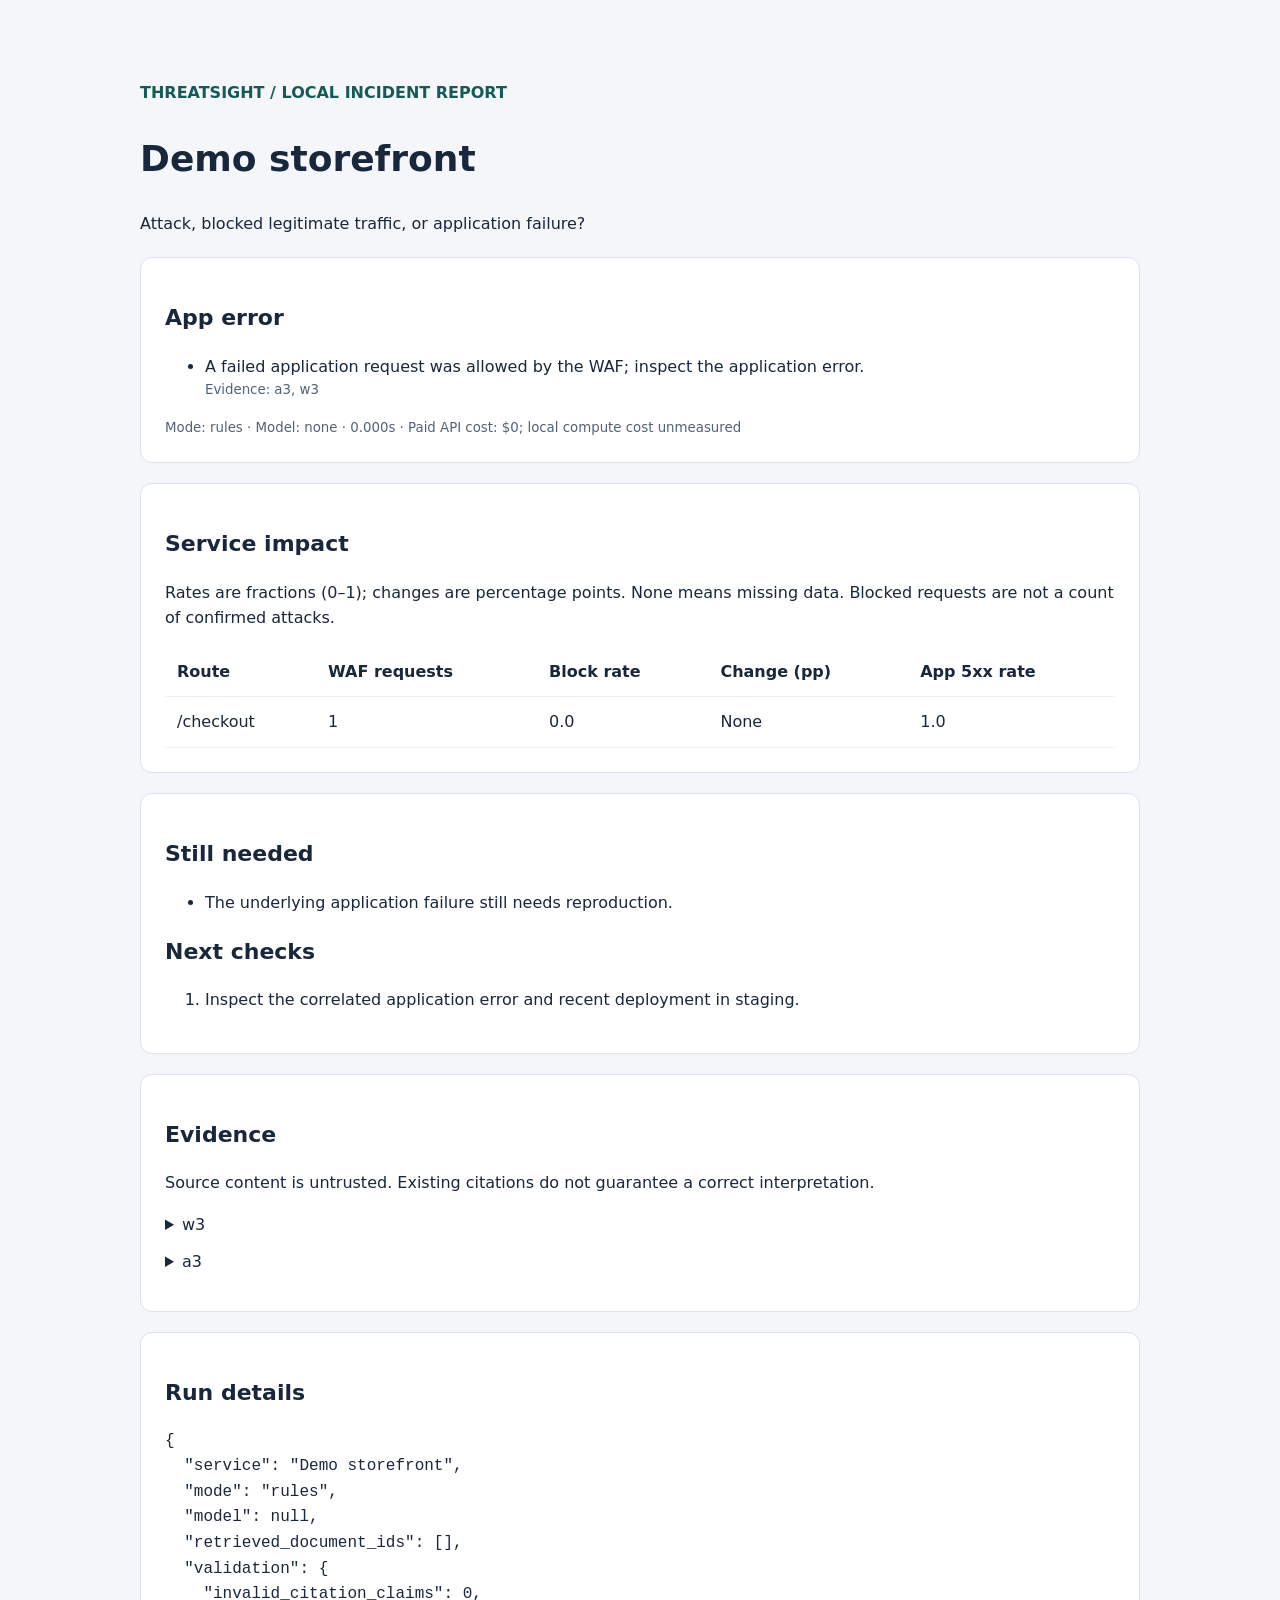
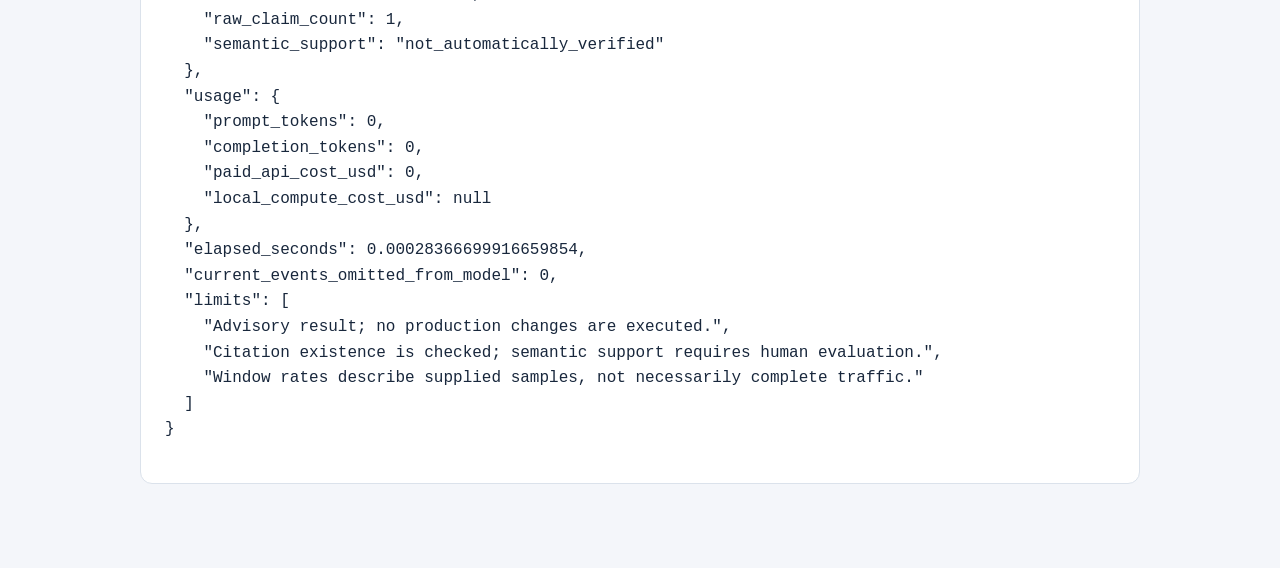
<file: reports/service-report.html>
<!doctype html><html lang="en"><meta charset="utf-8">
<meta name="viewport" content="width=device-width,initial-scale=1">
<meta http-equiv="Content-Security-Policy" content="default-src 'none'; style-src 'unsafe-inline'">
<title>ThreatSight · Demo storefront</title>
<style>body{font:16px/1.6 system-ui,sans-serif;background:#f4f6fa;color:#18273c;margin:0}main{max-width:1000px;margin:40px auto;padding:24px}section{background:white;border:1px solid #dbe2eb;border-radius:12px;padding:24px;margin:20px 0}h1{font-size:36px}h2{font-size:22px}small{display:block;color:#52627a}table{width:100%;border-collapse:collapse}th,td{text-align:left;padding:12px;border-bottom:1px solid #eee}pre{white-space:pre-wrap;overflow-wrap:anywhere}.scroll{overflow-x:auto}.badge{color:#175859;font-weight:700}details{margin:12px 0}</style>
<main><p class="badge">THREATSIGHT / LOCAL INCIDENT REPORT</p><h1>Demo storefront</h1>
<p>Attack, blocked legitimate traffic, or application failure?</p>
<section><h2>App error</h2><ul><li>A failed application request was allowed by the WAF; inspect the application error. <small>Evidence: a3, w3</small></li></ul>
<small>Mode: rules · Model: none · 0.000s · Paid API cost: $0; local compute cost unmeasured</small></section>
<section><h2>Service impact</h2><p>Rates are fractions (0–1); changes are percentage points. None means missing data. Blocked requests are not a count of confirmed attacks.</p><div class="scroll"><table><tr><th>Route</th><th>WAF requests</th><th>Block rate</th><th>Change (pp)</th><th>App 5xx rate</th></tr><tr><td>/checkout</td><td>1</td><td>0.0</td><td>None</td><td>1.0</td></tr></table></div></section>
<section><h2>Still needed</h2><ul><li>The underlying application failure still needs reproduction.</li></ul><h2>Next checks</h2><ol><li>Inspect the correlated application error and recent deployment in staging.</li></ol></section>
<section><h2>Evidence</h2><p>Source content is untrusted. Existing citations do not guarantee a correct interpretation.</p><details><summary>w3</summary><pre>{
  &quot;id&quot;: &quot;w3&quot;,
  &quot;request_id&quot;: &quot;r1&quot;,
  &quot;source&quot;: &quot;waf&quot;,
  &quot;window&quot;: &quot;current&quot;,
  &quot;path&quot;: &quot;/checkout&quot;,
  &quot;status&quot;: 200,
  &quot;action&quot;: &quot;allow&quot;,
  &quot;rule_id&quot;: &quot;&quot;,
  &quot;message&quot;: &quot;&quot;
}</pre></details><details><summary>a3</summary><pre>{
  &quot;id&quot;: &quot;a3&quot;,
  &quot;request_id&quot;: &quot;r1&quot;,
  &quot;source&quot;: &quot;app&quot;,
  &quot;window&quot;: &quot;current&quot;,
  &quot;path&quot;: &quot;/checkout&quot;,
  &quot;status&quot;: 503,
  &quot;action&quot;: &quot;observe&quot;,
  &quot;rule_id&quot;: &quot;&quot;,
  &quot;message&quot;: &quot;Payment provider timeout&quot;
}</pre></details></section>
<section><h2>Run details</h2><pre>{
  &quot;service&quot;: &quot;Demo storefront&quot;,
  &quot;mode&quot;: &quot;rules&quot;,
  &quot;model&quot;: null,
  &quot;retrieved_document_ids&quot;: [],
  &quot;validation&quot;: {
    &quot;invalid_citation_claims&quot;: 0,
    &quot;raw_claim_count&quot;: 1,
    &quot;semantic_support&quot;: &quot;not_automatically_verified&quot;
  },
  &quot;usage&quot;: {
    &quot;prompt_tokens&quot;: 0,
    &quot;completion_tokens&quot;: 0,
    &quot;paid_api_cost_usd&quot;: 0,
    &quot;local_compute_cost_usd&quot;: null
  },
  &quot;elapsed_seconds&quot;: 0.00028366699916659854,
  &quot;current_events_omitted_from_model&quot;: 0,
  &quot;limits&quot;: [
    &quot;Advisory result; no production changes are executed.&quot;,
    &quot;Citation existence is checked; semantic support requires human evaluation.&quot;,
    &quot;Window rates describe supplied samples, not necessarily complete traffic.&quot;
  ]
}</pre></section></main></html>
</file>
